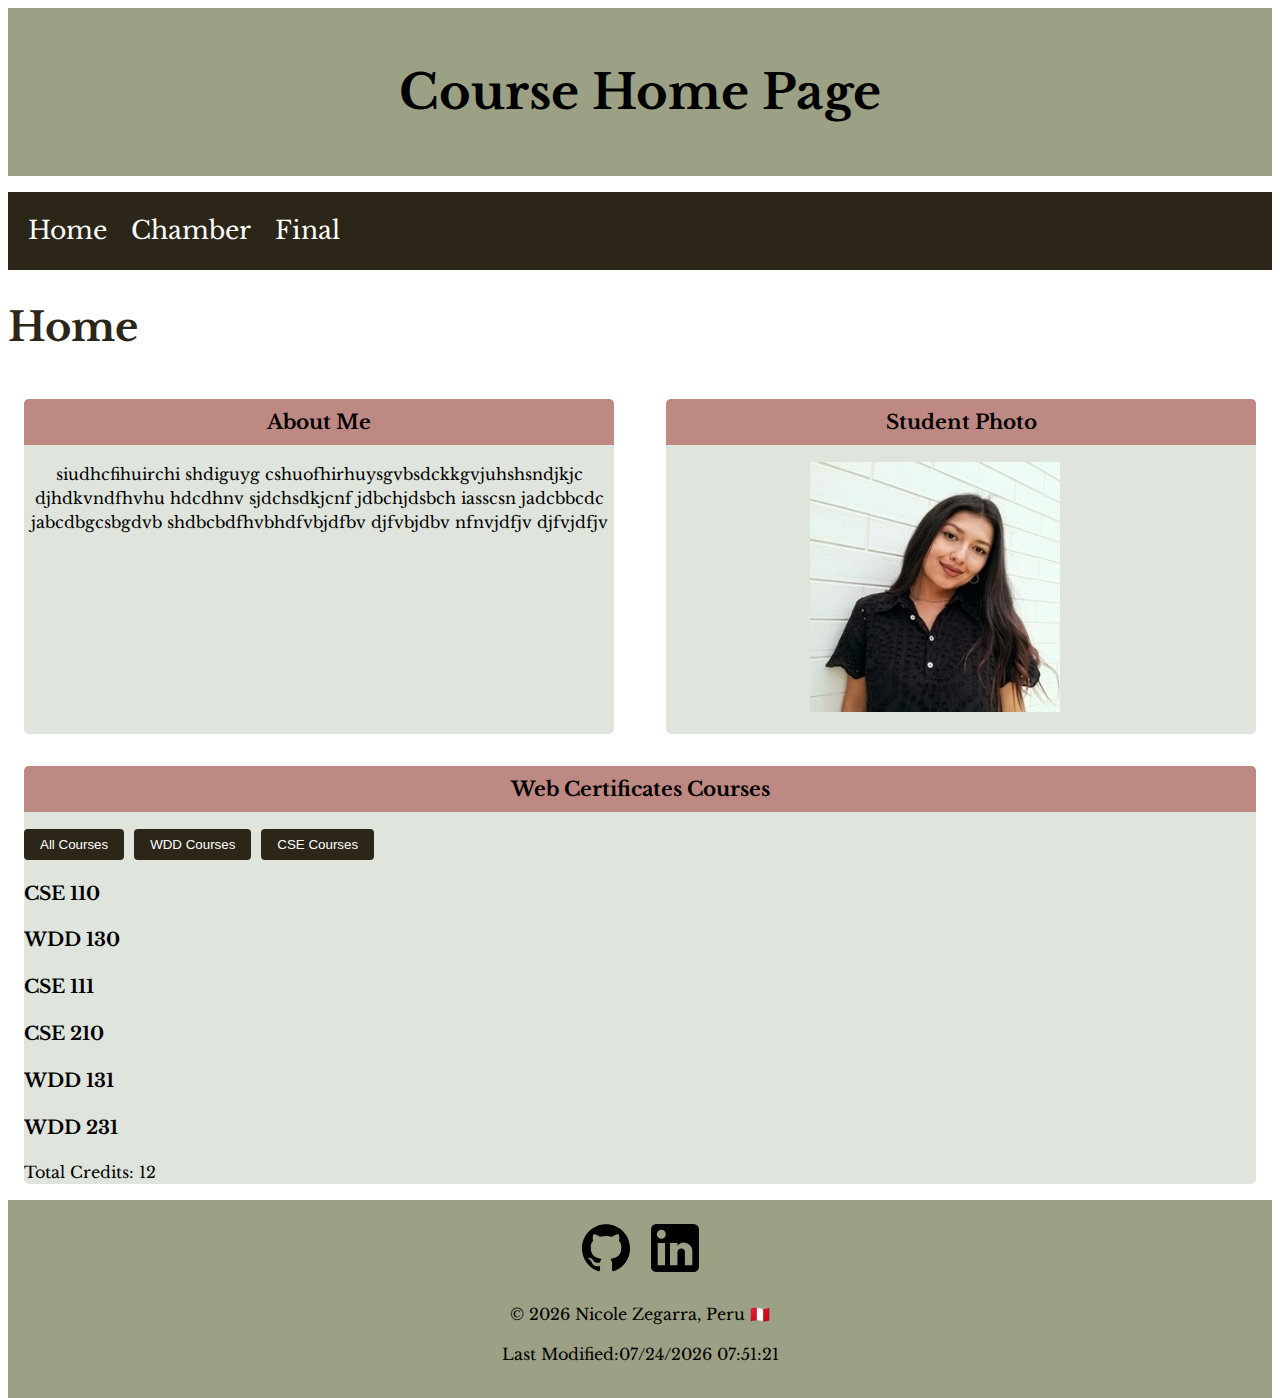
<file: index.html>
<!DOCTYPE html>
<html lang="en-US"> 
    <head>
        <meta charset="utf-8">
        <meta name="viewport" content="width=device-width, initial-scale=1">
        <title>Course Home Page</title>
        <meta name="description" content="Nicole Zegarra's course assignment portal from WDD 231 - Web Frontend Development I">
        <meta name="author" content="Nicole Zegarra">
        <meta property="og:title" content="Nicole's Home Page">
        <meta property="og:type" content="website">
        <meta property="og:image" content="https://4.bp.blogspot.com/-6x39_N4aZT8/UfgOerwv4mI/AAAAAAAACiw/vy1N-PtUgV0/s1600/huanuco.jpg">
        <meta property="og:url" content="https://nicolezeg.github.io/wdd230/index.html">
        <link rel="stylesheet" href="styles/base.css">
        <link rel="stylesheet" href="styles/larger.css">
        <link rel="preconnect" href="https://fonts.googleapis.com">
        <link rel="preconnect" href="https://fonts.gstatic.com" crossorigin>
        <link href="https://fonts.googleapis.com/css2?family=Libre+Baskerville:ital,wght@0,400;0,700;1,400&display=swap" rel="stylesheet">
        <link rel="icon" href="favicon01.ico">
        <script src="scripts/get-dates.js" defer=""></script>
        <script src="scripts/hamburger-button.js" defer=""></script>
        <script src="scripts/courses.js" defer=""></script>

    </head>
    <body>
        <header>
            <h1>Course Home Page</h1>
        </header>
        <button id="menu"></button>
        <nav>
            <ul class="navigation">
                <li><a href="index.html">Home</a></li>
                <li><a href="#">Chamber</a></li>
                <li><a href="#">Final</a></li>
            </ul>
        </nav>
        <main>
            <h1>Home</h1>
            <div class="me-block">
                <section>
                    <h2>About Me</h2>
                    <p>siudhcfihuirchi shdiguyg cshuofhirhuysgvbsdckkgvjuhshsndjkjc djhdkvndfhvhu hdcdhnv sjdchsdkjcnf jdbchjdsbch iasscsn jadcbbcdc jabcdbgcsbgdvb shdbcbdfhvbhdfvbjdfbv djfvbjdbv nfnvjdfjv djfvjdfjv</p>
                </section>
                <section>
                    <h2>Student Photo</h2> 
                    <img src="images/profileimage.jpg" alt="Photo Profile" width="250" height="250">
                    <p></p>
                </section>
            </div>
            <section>
                <h2>Web Certificates Courses</h2>
                <div class="button-container">
                    <button onclick="displayCourses('all')">All Courses</button>
                    <button onclick="displayCourses('WDD')">WDD Courses</button>
                    <button onclick="displayCourses('CSE')">CSE Courses</button>
                </div>
                <div id="course-list"></div>
                <div id="total-credits"></div>
                
            </section>
        </main>
        <footer>
            <div class="social-links">
                <a href="https://github.com/nicolezeg/wdd231" target="_blank"><img src="images/github_git_icon_145985.svg" alt="GitHub Profile"></a>
                <a href="https://www.linkedin.com/in/nicole-zegarra-2500a0253/" target="_blank"><img src="images/linkedin_icon_135436.svg" alt="LinkedIn Profile"></a>
            </div>

            <p>&copy; <span id="currentYear"></span> Nicole Zegarra, Peru <span id="peruvianFlag"></span> 🇵🇪</p>
            <p><span id="lastModified"></span></p>
        </footer>
    </body>
</html>
</file>
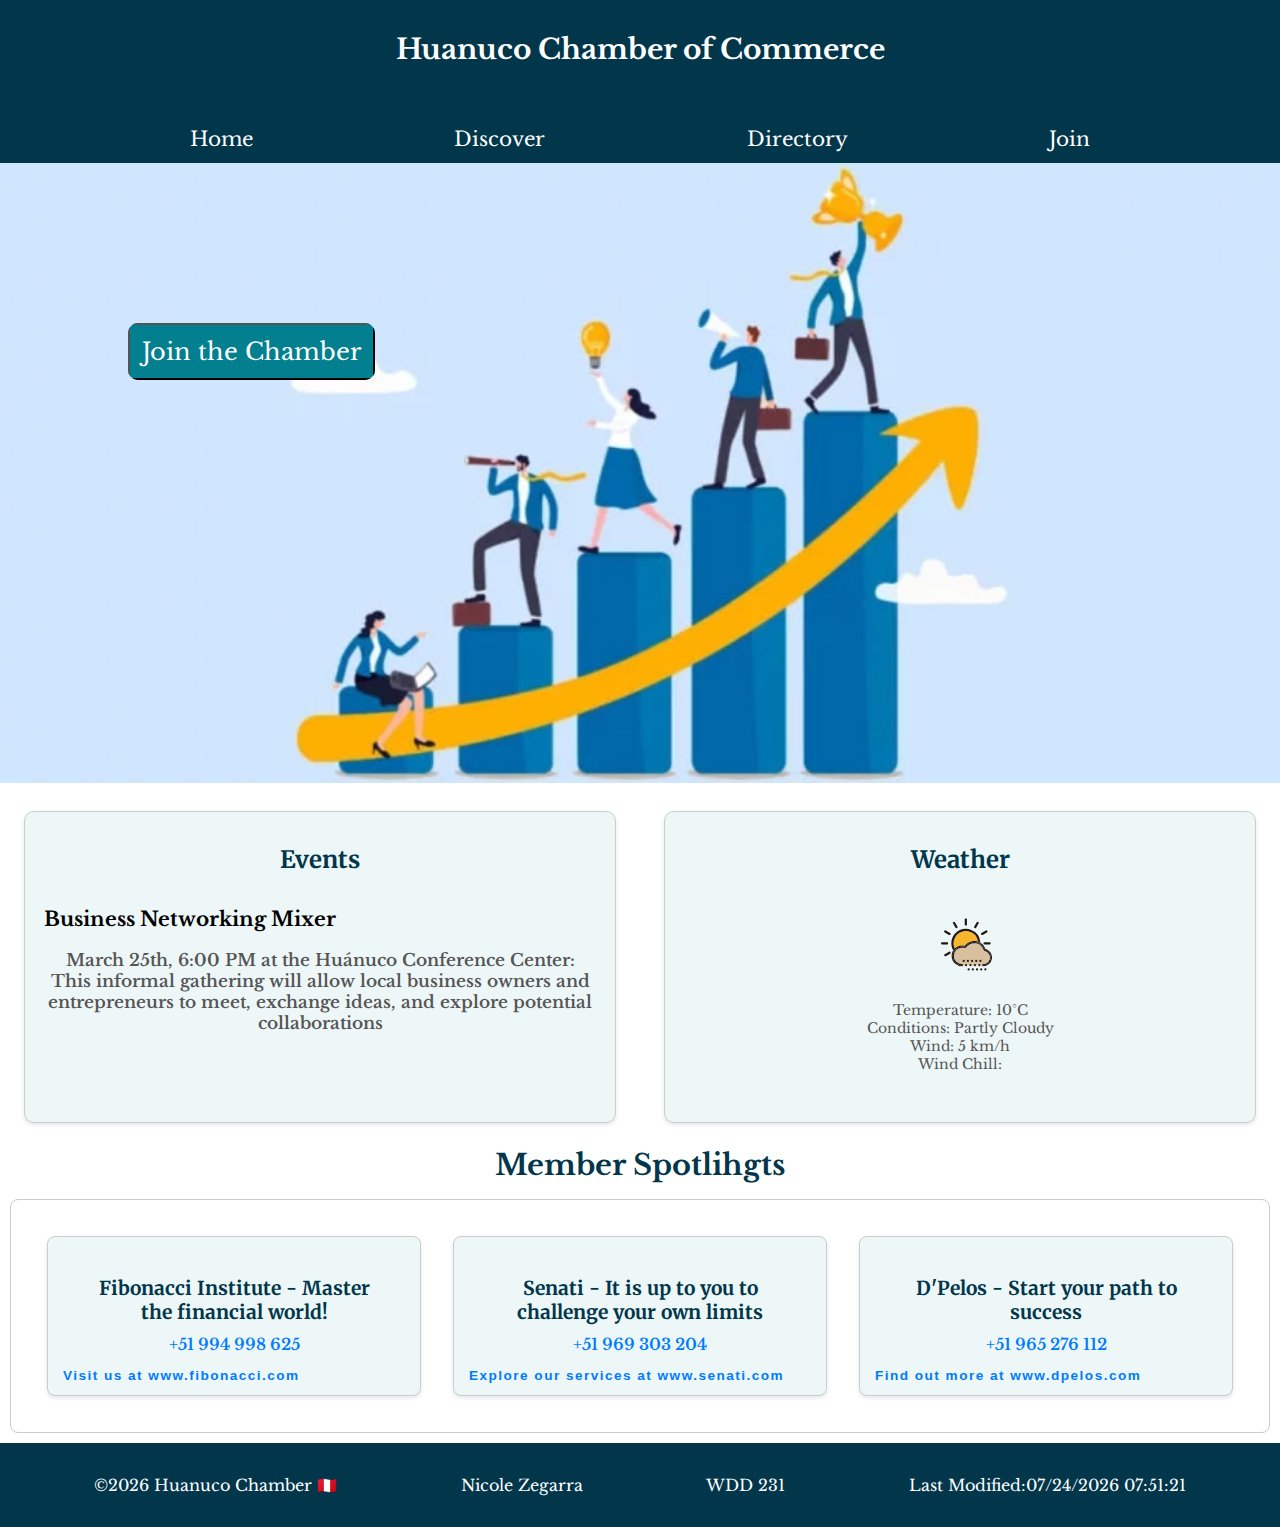
<file: chamber/index.html>
<!DOCTYPE html>
<html lang="en">
<head>
    <meta charset="UTF-8">
    <meta name="viewport" content="width=device-width, initial-scale=1.0">
    <title>Huanuco Chamber of Commerce - WDD 231 - Web Frontend Development</title>
    <meta name="description" content="Nicole Zegarra's chamber website project assignment from WDD 230 - Web Frontend Development">
    <meta name="author" content="Nicole Zegarra">
    <meta property="og:title" content="Nicole's Chamber Website Project">
    <meta property="og:type" content="website">
    <meta property="og:image" content="https://4.bp.blogspot.com/-6x39_N4aZT8/UfgOerwv4mI/AAAAAAAACiw/vy1N-PtUgV0/s1600/huanuco.jpg">
    <meta property="og:url" content="https://nicolezeg.github.io/wdd230/chamber/index.html">
    <link rel="icon" href="favicon02.ico">
    <link rel="stylesheet" href="styles/base.css">
    <link rel="stylesheet" href="styles/large.css">
    <link rel="preconnect" href="https://fonts.googleapis.com">
    <link rel="preconnect" href="https://fonts.gstatic.com" crossorigin>
    <link href="https://fonts.googleapis.com/css2?family=Libre+Baskerville:ital,wght@0,400;0,700;1,400&display=swap" rel="stylesheet">
    <script src="scripts/ham-button.js" defer=""></script>
    <script src="scripts/get-dates.js" defer=""></script>
    <script src="scripts/places.js" type="module"></script>

</head>
<body>
    <header>
        <h1>Huanuco Chamber of Commerce</h1>
    </header>
    <button id="menu"></button>
    <nav>
        <ul class="navigation">
            <li><a href="index.html">Home</a></li>
            <li><a href="discover.html">Discover</a></li>
            <li><a href="directory.html">Directory</a></li>
            <li><a href="join.html">Join</a></li>
        </ul>
    </nav>
    <main>
        <div class="call-to-action">
        <button type="join"><a href="#"></a>Join the Chamber</button>
        </div>
        <picture class="hero">
            <img src="images/boost-business1.webp" alt="hero image">
        </picture>

        <div class="container">
        <section class="card">
            <h2>Events</h2>
            <h3>Business Networking Mixer</h3>
            <p>March 25th, 6:00 PM at the Huánuco Conference Center: This informal gathering will allow local business owners and entrepreneurs to meet, exchange ideas, and explore potential collaborations</p>
        </section>
        <section class="card">
            <h2>Weather</h2>
            <div class="weather-icon">
                <img src="images/sandstorm_sun_icon.png" alt="Sunny" width="50" height="50" class="desktop">
                <img src="images/partly-cloudy-icon.svg" alt="Weather Icon" class="mobile"/>
            </div>
            <ul class="info-weather">
                <li>Temperature: 10°C</li>
                <li>Conditions: Partly Cloudy</li>
                <li>Wind: 5 km/h</li>
                <li id="wind-chill"> Wind Chill: </li>
            </ul>
        </div>
        </section>
        <h1>Member Spotlihgts</h1>
        <section id="company-spotlights">
            <div class="spotlight">
              <h2>Fibonacci Institute - Master the financial world!</h2>
              <p>+51 994 998 625</p>
              <a href="https://institutofibonacci.edu.pe/" target="_blank">Visit us at www.fibonacci.com</a>
            </div>
            
            <div class="spotlight">
              <h2>Senati - It is up to you to challenge your own limits</h2>
              <p>+51 969 303 204</p>
              <a href="https://www.senati.edu.pe/" target="_blank">Explore our services at www.senati.com</a>
            </div>
            
            <div class="spotlight">
              <h2>D'Pelos - Start your path to success</h2>
              <p>+51 965 276 112</p>
              <a href="http://www.dpelos.com" target="_blank">Find out more at www.dpelos.com</a>
            </div>
          </section>

    </main>
    <footer>
        <p>&copy;<span id="currentYear"></span> Huanuco Chamber <span id="peruvianFlag"></span> 🇵🇪</p>
        <p>Nicole Zegarra</p>
        <p>WDD 231</p>
        <p><span id="lastModified"></span></p>
    </footer>
</body>
</html>
</file>
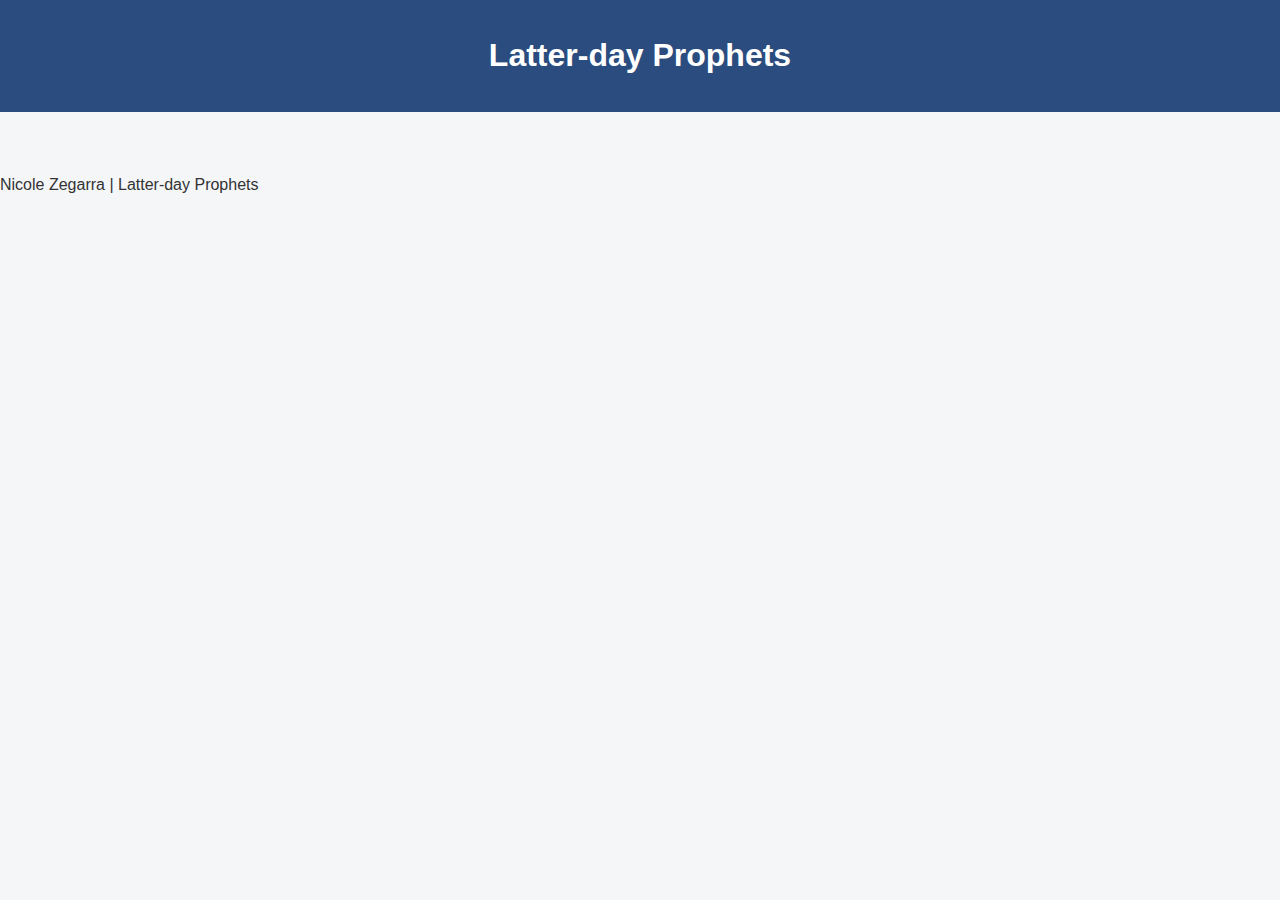
<file: prophets.html>
<!DOCTYPE html>
<html lang="en">
<head>
    <meta charset="UTF-8">
    <meta name="viewport" content="width=device-width, initial-scale=1.0">
    <title>Prophets</title>
    <meta name="description" content="">
    <meta name="author" content="Nicole Zegarra">
    <link rel="stylesheet" href="styles/prophets.css">
    <script src="scripts/prophets.js" defer=""></script>
</head>
<body>
    <header>
        <h1>Latter-day Prophets</h1>
      </header>
      <main>
        <div id="cards" class="grid"></div>
      </main>
      <footer>
        Nicole Zegarra | Latter-day Prophets
      </footer>   
</body>
</html>
</file>
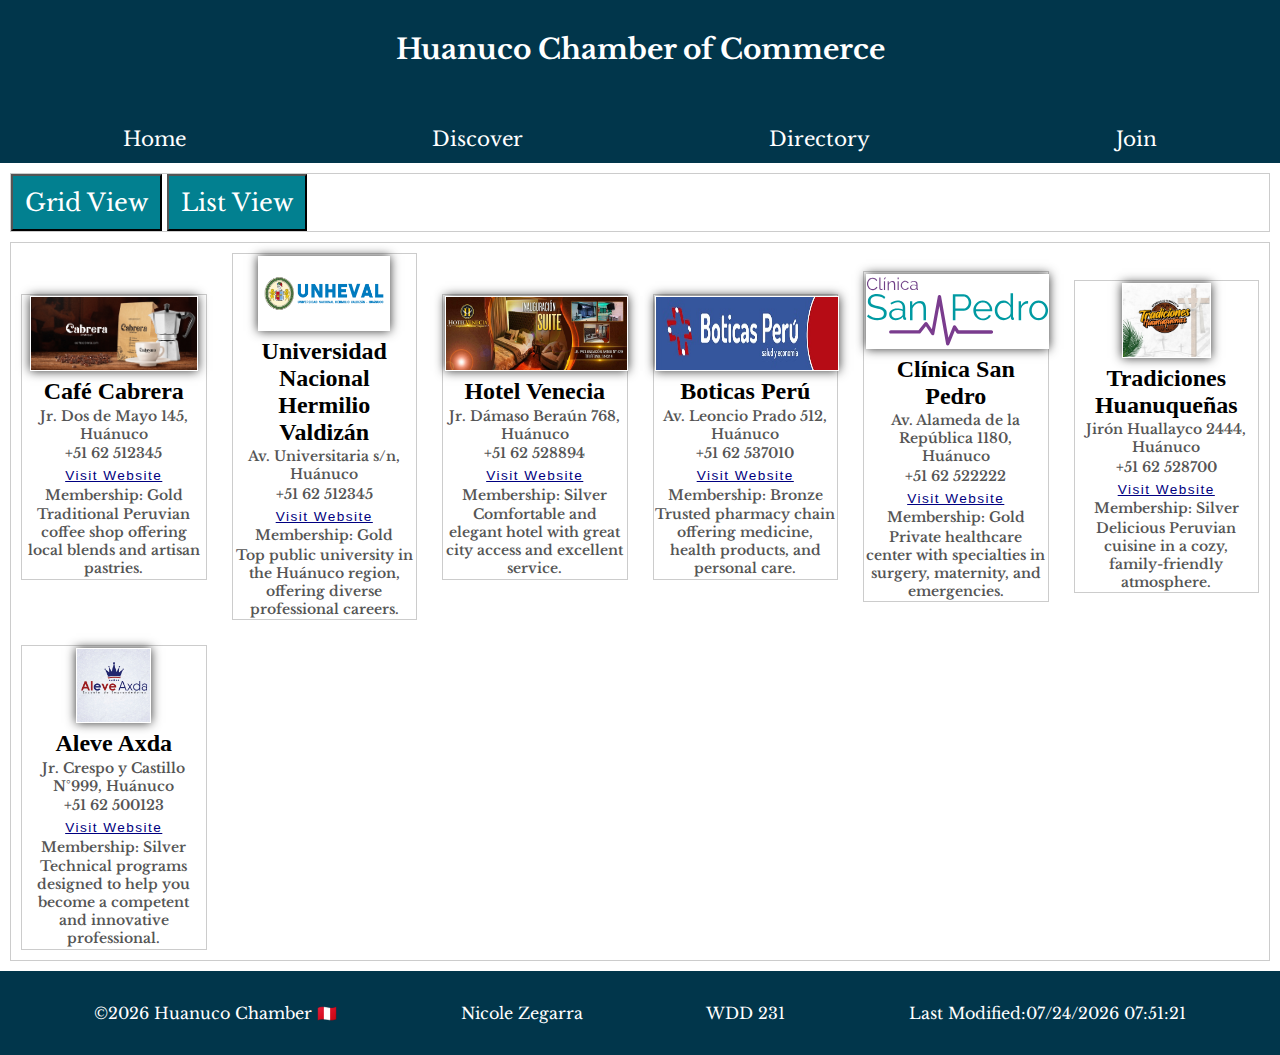
<file: chamber/directory.html>
<!DOCTYPE html>
<html lang="en">
<head>
    <meta charset="UTF-8">
    <meta name="viewport" content="width=device-width, initial-scale=1.0">
    <title>Huanuco Chamber of Commerce Directory Page</title>
    <meta name="description" content="The chamber directory page lists all current members of the chamber of commerce in a responsive layout. View members by business type, contact details, and membership level in grid or list view.">
    <meta name="author" content="Nicole Zegarra">
    <meta property="facebook:title" content="Nicole's Chamber Website Project">
    <meta property="facebook:type" content="website">
    <meta property="facebook:image" content="https://4.bp.blogspot.com/-6x39_N4aZT8/UfgOerwv4mI/AAAAAAAACiw/vy1N-PtUgV0/s1600/huanuco.jpg">
    <meta property="facebook:url" content="https://nicolezeg.github.io/wdd230/chamber/index.html">
    <link rel="icon" href="favicon02.ico">
    <link rel="stylesheet" href="styles/base.css">
    <link rel="stylesheet" href="styles/large.css">
    <script src="scripts/hamButton.js" defer=""></script>
    <script src="scripts/getDates.js" defer=""></script>
    <script src="scripts/directory.js" defer=""
    ></script>
</head>
<body>
    <header>
        <h1>Huanuco Chamber of Commerce</h1>
    </header>
    <button id="menu"></button>
    <nav>
        <ul class="navigation">
            <a href="index.html">Home</a>
            <a href="#">Discover</a>
            <a href="directory.html">Directory</a>
            <a href="join.html">Join</a>
        </ul>
    </nav>
    <main>
        <main>
            <section class="directory-controls">
              <button id="gridView">Grid View</button>
              <button id="listView">List View</button>
            </section>
            <section id="memberDirectory" class="grid"></section>
          </main>          
    </main>
    <footer>
        <p>&copy;<span id="currentYear"></span> Huanuco Chamber <span id="peruvianFlag"></span> 🇵🇪</p>
        <p>Nicole Zegarra</p>
        <p>WDD 231</p>
        <p><span id="lastModified"></span></p>
    </footer>
</body>
</html>
</file>
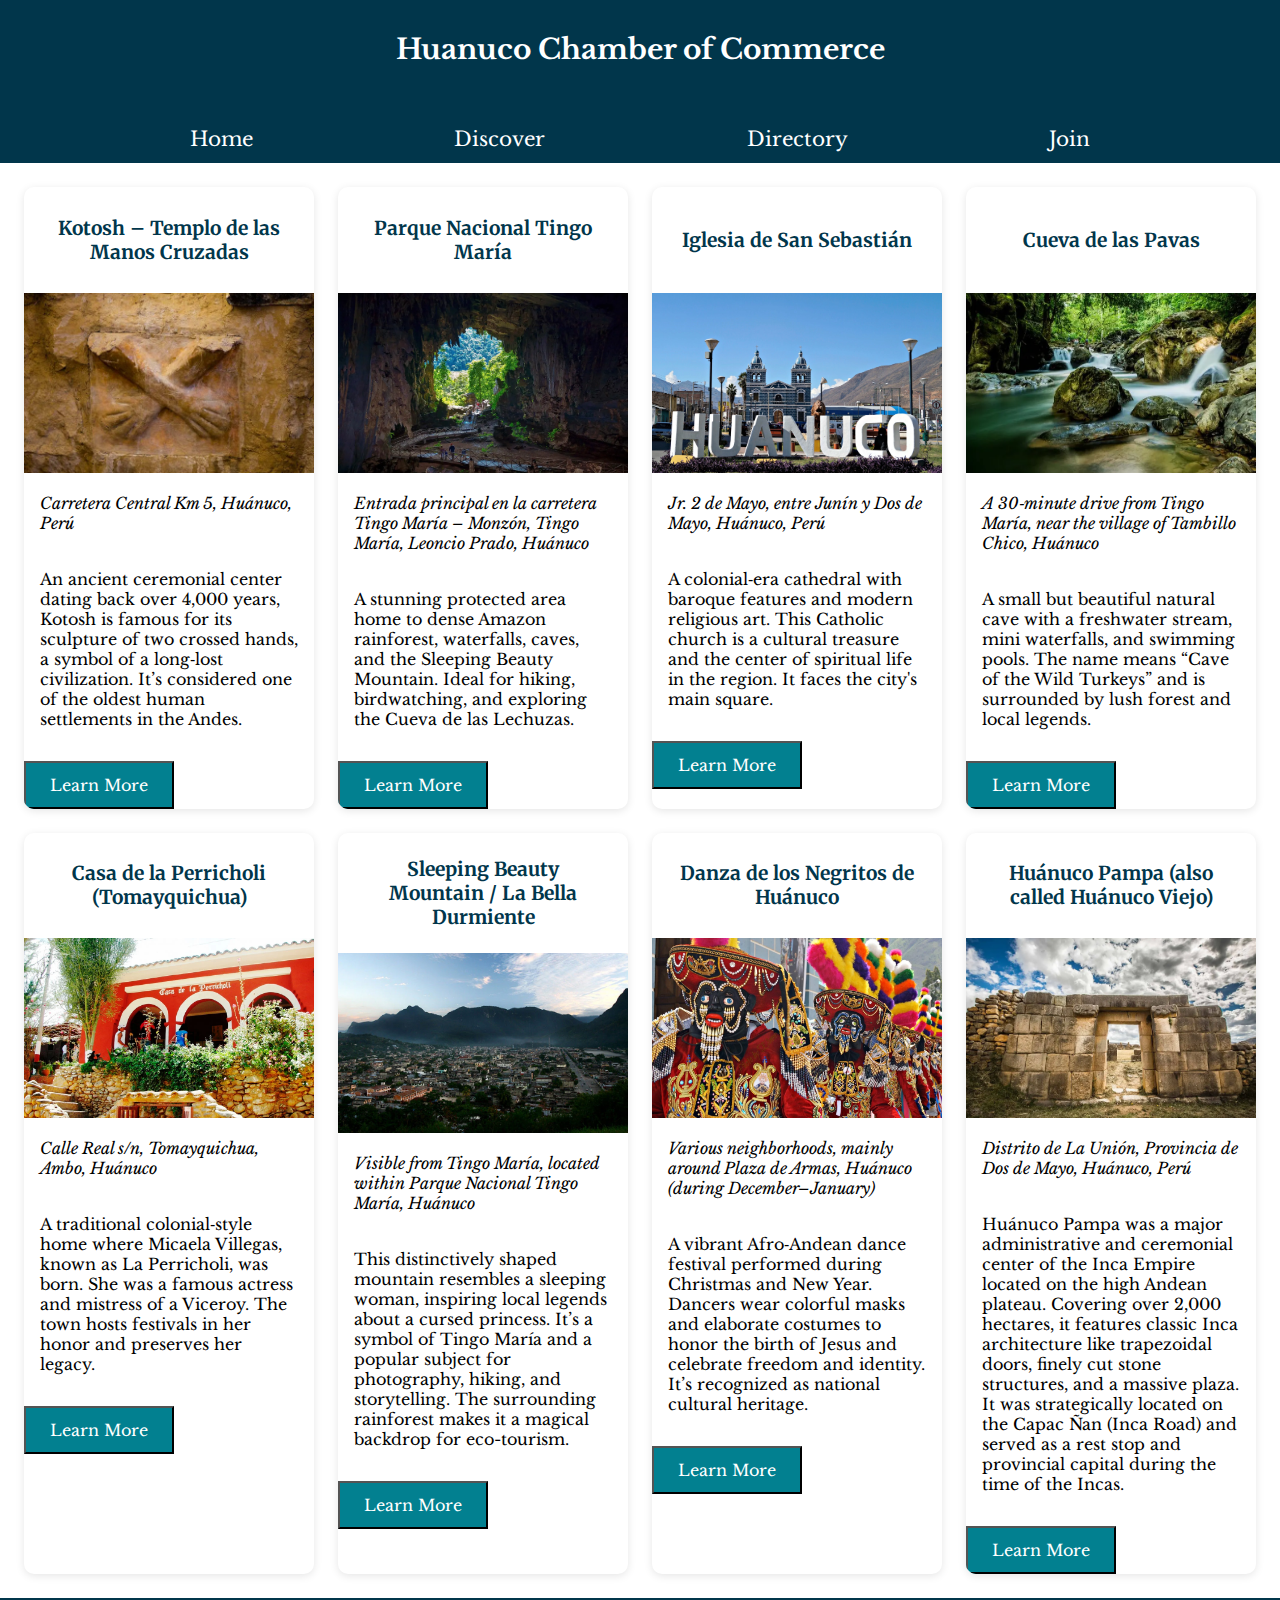
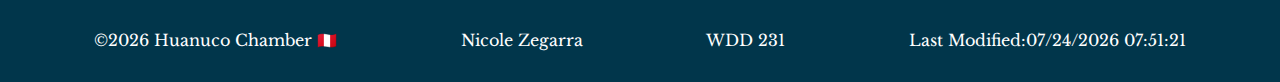
<file: chamber/discover.html>
<!DOCTYPE html>
<html lang="en">
<head>
    <meta charset="UTF-8">
    <meta name="viewport" content="width=device-width, initial-scale=1.0">
    <title>Huanuco Chamber of Commerce Discover Page</title>
    <meta name="description" content="Nicole Zegarra's chamber website project assignment from WDD 230 - Web Frontend Development">
    <meta name="author" content="Nicole Zegarra">
    <meta property="og:title" content="Nicole's Chamber Website Project">
    <meta property="og:type" content="website">
    <meta property="og:image" content="https://4.bp.blogspot.com/-6x39_N4aZT8/UfgOerwv4mI/AAAAAAAACiw/vy1N-PtUgV0/s1600/huanuco.jpg">
    <meta property="og:url" content="https://nicolezeg.github.io/wdd230/chamber/index.html">
    <link rel="icon" href="favicon02.ico">
    <link rel="stylesheet" href="styles/base.css">
    <link rel="stylesheet" href="styles/large.css">
    <link rel="preconnect" href="https://fonts.googleapis.com">
    <link rel="preconnect" href="https://fonts.gstatic.com" crossorigin>
    <link href="https://fonts.googleapis.com/css2?family=Libre+Baskerville:ital,wght@0,400;0,700;1,400&display=swap" rel="stylesheet">
    <script src="scripts/ham-button.js" defer=""></script>
    <script src="scripts/get-dates.js" defer=""></script>
    <script src="scripts/places.js" type="module"></script>

</head>
<body>
    <header>
        <h1>Huanuco Chamber of Commerce</h1>
    </header>
    <button id="menu"></button>
    <nav>
        <ul class="navigation">
            <li><a href="index.html">Home</a></li>
            <li><a href="discover.html">Discover</a></li>
            <li><a href="directory.html">Directory</a></li>
            <li><a href="join.html">Join</a></li>
        </ul>
    </nav>
    <main class="grid-container" id="places-container"></main>
    <footer>
        <p>&copy;<span id="currentYear"></span> Huanuco Chamber <span id="peruvianFlag"></span> 🇵🇪</p>
        <p>Nicole Zegarra</p>
        <p>WDD 231</p>
        <p><span id="lastModified"></span></p>
    </footer>
</body>
</html>
</file>
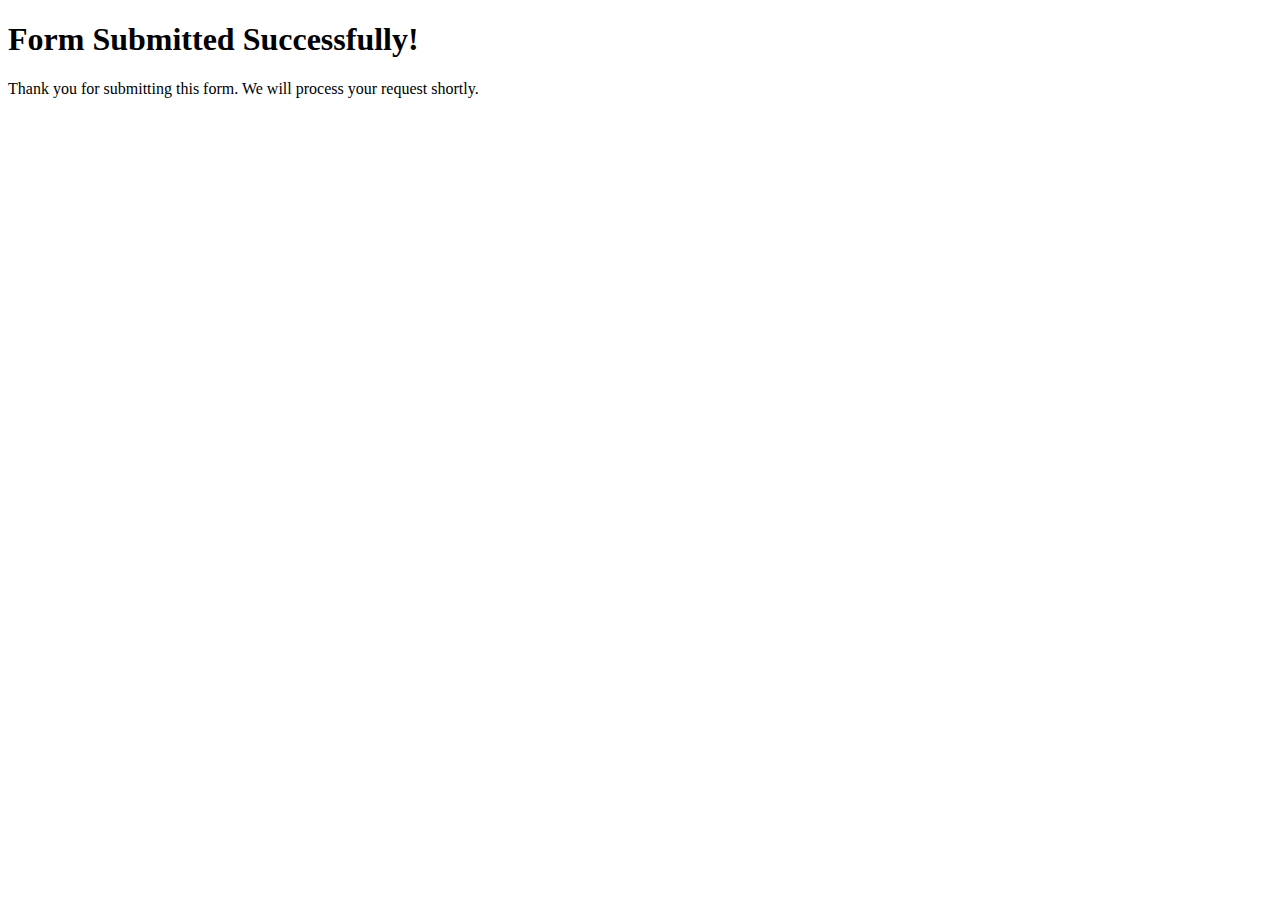
<file: chamber/thankyou.html>
<!DOCTYPE html>
<html lang="en">
<head>
    <meta charset="UTF-8">
    <meta name="viewport" content="width=device-width, initial-scale=1.0">
    <title>Form Submitted</title>
</head>
<body>
    <h1>Form Submitted Successfully!</h1>
    <p>Thank you for submitting this form. We will process your request shortly.</p>
</body>
</html>
</file>
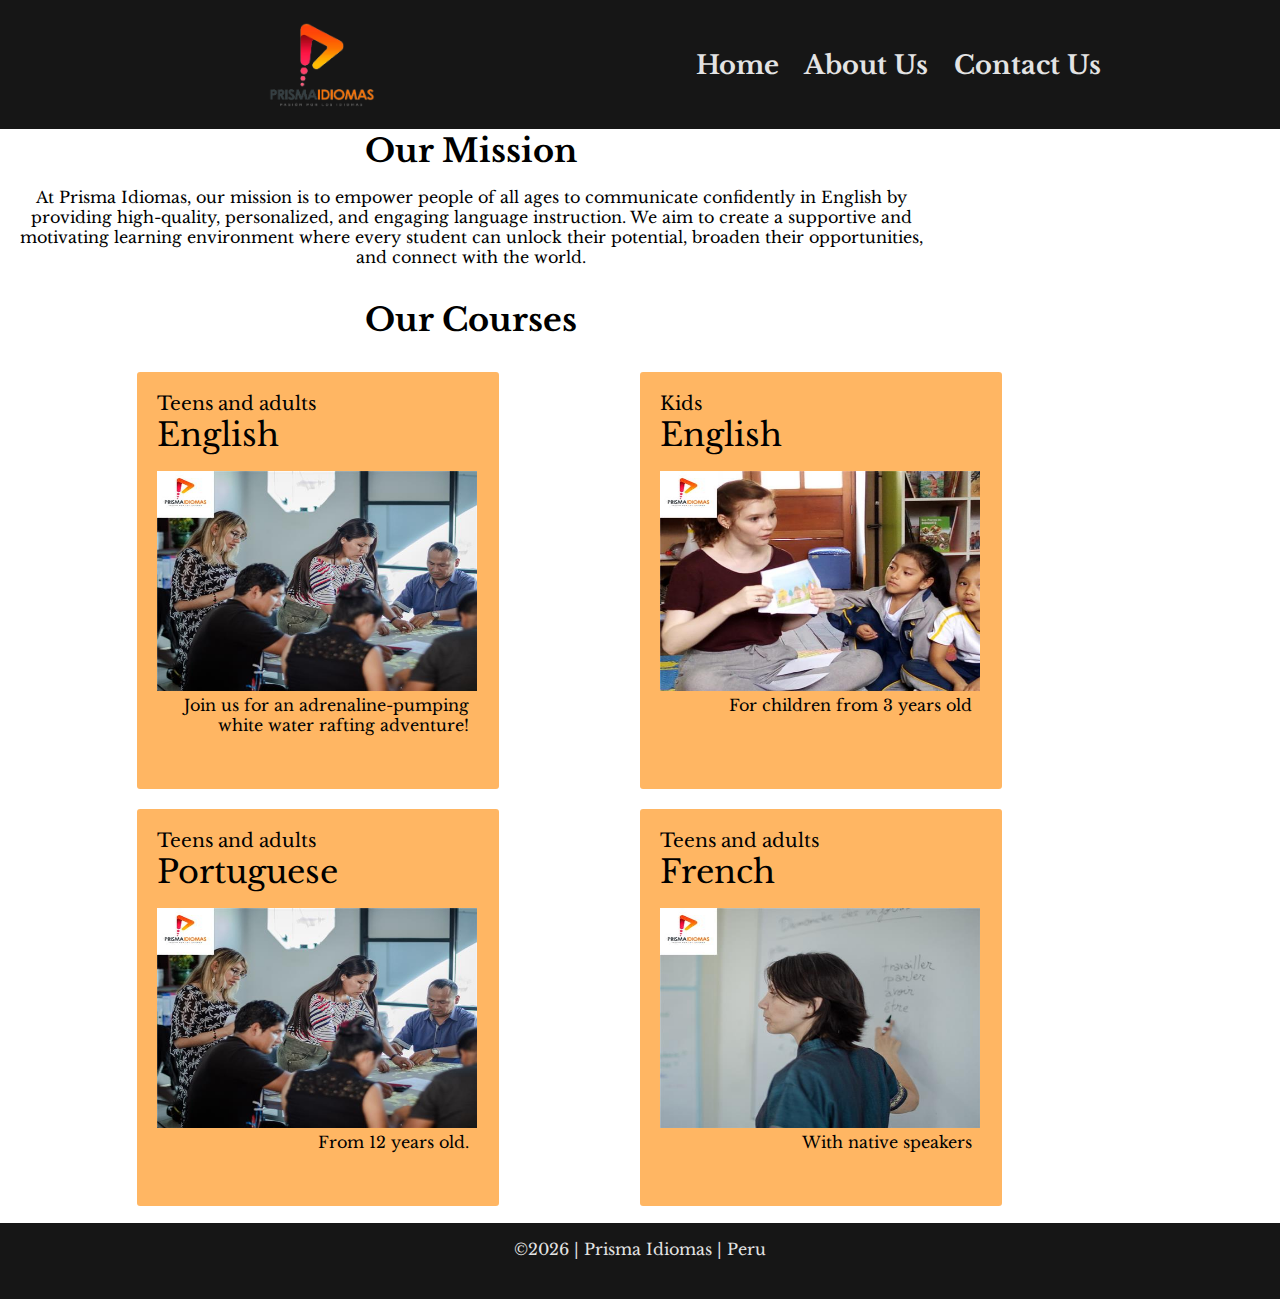
<file: finalproject/about.html>
<!DOCTYPE html>
<html lang="en">
    <head>
        <meta charset="UTF-8">
        <meta name="viewport" content="width=device-width, initial-scale=1.0">
        <title>About Us | Prisma Idiomas</title>
        <meta name="Description" content="This page is about a Languages Institute">
        <meta name="Author" content="Nicole Zegarra">
        <link rel="stylesheet" href="styles/project.css">
        <link rel="stylesheet" href="styles/project-large.css">
        <link rel="preconnect" href="https://fonts.googleapis.com">
        <link rel="preconnect" href="https://fonts.gstatic.com" crossorigin>
        <link href="https://fonts.googleapis.com/css2?family=Libre+Baskerville:ital,wght@0,400;0,700;1,400&display=swap" rel="stylesheet">
        <link rel="icon" href="images/favicon.png">        
        <script src="script/project.js" defer></script>
    </head>
    <body>
        <header>
            <img src="images/logo.png" alt="Institute Logo">
            <button id="menu"></button>

            <nav class="navigation wrap">
                <a href="index.html">Home</a>
                <a href="about.html">About Us</a>
                <a href="contact.html">Contact Us</a>
            </nav>
        </header>
        <main>
            <div>
            <section>
              <h2>Our Mission</h2>
              <p>At Prisma Idiomas, our mission is to empower people of all ages to communicate confidently in English by providing high-quality, personalized, and engaging language instruction. We aim to create a supportive and motivating learning environment where every student can unlock their potential, broaden their opportunities, and connect with the world.</p>
            </section>
            </div>
            <h2>Our Courses</h2>
            <div class="grid-container">
                <div class="grid-item">
                  <figure>
                    <h3>Teens and adults</h3>
                    <h2>English</h2>
                    <img src="images/adults.jpg" alt="Image 1">
                    <p>Join us for an adrenaline-pumping white water rafting adventure!</p>
                  </figure>
                </div>
                <div class="grid-item">
                  <figure>
                    <h3>Kids</h3>
                    <h2>English</h2>
                    <img src="images/kids.jpg" alt="Image 2">
                    <p>For children from 3 years old </p>
                  </figure>
                </div>
                <div class="grid-item">
                  <figure>
                    <h3>Teens and adults</h3>
                    <h2>Portuguese</h2>
                    <img src="images/adults.jpg" alt="Image 2">
                    <p>From 12 years old.</p>
                  </figure>
                </div>
                <div class="grid-item">
                    <figure>
                      <h3>Teens and adults</h3>
                      <h2>French</h2>
                      <img src="images/teacher.jpg" alt="Image 2">
                      <p>With native speakers</p>
                    </figure>
                  </div>
              </div>
        </main>
    </body>
    <footer>
        <p> &copy;<span id="currentyear"></span> | Prisma Idiomas | Peru </p>
    </footer>

</html>
</file>
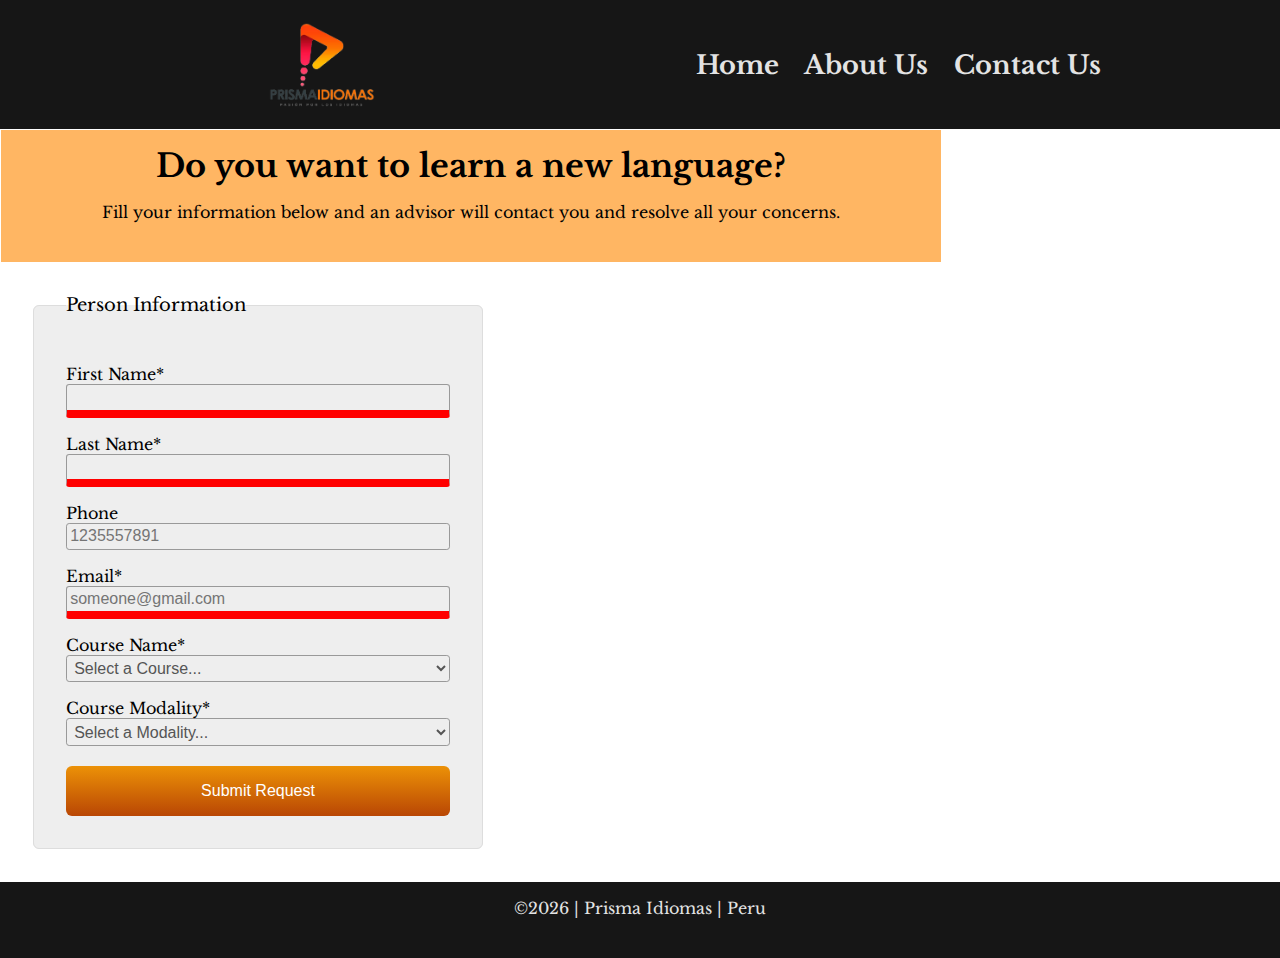
<file: finalproject/contact.html>
<!DOCTYPE html>
<html lang="en">
    <head>
        <meta charset="UTF-8">
        <meta name="viewport" content="width=device-width, initial-scale=1.0">
        <title>Contact Us | Prisma Idiomas</title>
        <meta name="Description" content="This part of the page contains the contact information of our Institution besides a form where people can subscribe for classes.">
        <meta name="Author" content="Nicole Zegarra">
        <link rel="stylesheet" href="styles/project.css">
        <link rel="stylesheet" href="styles/project-large.css">
        <link rel="preconnect" href="https://fonts.googleapis.com">
        <link rel="preconnect" href="https://fonts.gstatic.com" crossorigin>
        <link href="https://fonts.googleapis.com/css2?family=Libre+Baskerville:ital,wght@0,400;0,700;1,400&display=swap" rel="stylesheet">
        <link rel="icon" href="images/favicon.png">      
        <script src="script/project.js" defer></script>
    </head>
    <body>
        <header>
            <img src="images/logo.png" alt="Institute Logo">
            <button id="menu"></button>

            <nav class="navigation wrap">
                <a href="index.html">Home</a>
                <a href="about.html">About Us</a>
                <a href="contact.html">Contact Us</a>
            </nav>
        </header>

        <main>
            <div class="rectangle">
                <h2>Do you want to learn a new language?</h2>
                <p>Fill your information below and an advisor will contact you and resolve all your concerns.</p>
            </div>

            <form method="get" action="info-request.html" class="rinfo">

                <fieldset>
                    <legend>Person Information</legend>
                    <label>First Name* <input type="text" name="fname" required></label>
                    <label>Last Name* <input type="text" name="lname" required></label>
                    <label>Phone <input type="tel" name="phone" placeholder="1235557891"></label>
                    <label>Email* <input type="email" name="email" placeholder="someone@gmail.com" required></label>

                    <label>Course Name*
                        <select id="course-select" class="option" required>
                            <option value="" >Select a Course... </option>
                        </select>
                    </label>

                    <label>Course Modality*
                        <select id="product-select" class="option" required>
                            <option value="" >Select a Modality... </option>
                            <option value="on-campus">On-Campus</option>
                            <option value="online">Online</option>
                        </select>
                    </label>

                    <input type="submit" value="Submit Request">
    
                </fieldset>
            </form>
        </main>

    </body>
    <footer>
        <p> &copy;<span id="currentyear"></span> | Prisma Idiomas | Peru </p>
    </footer>
</html>
</file>
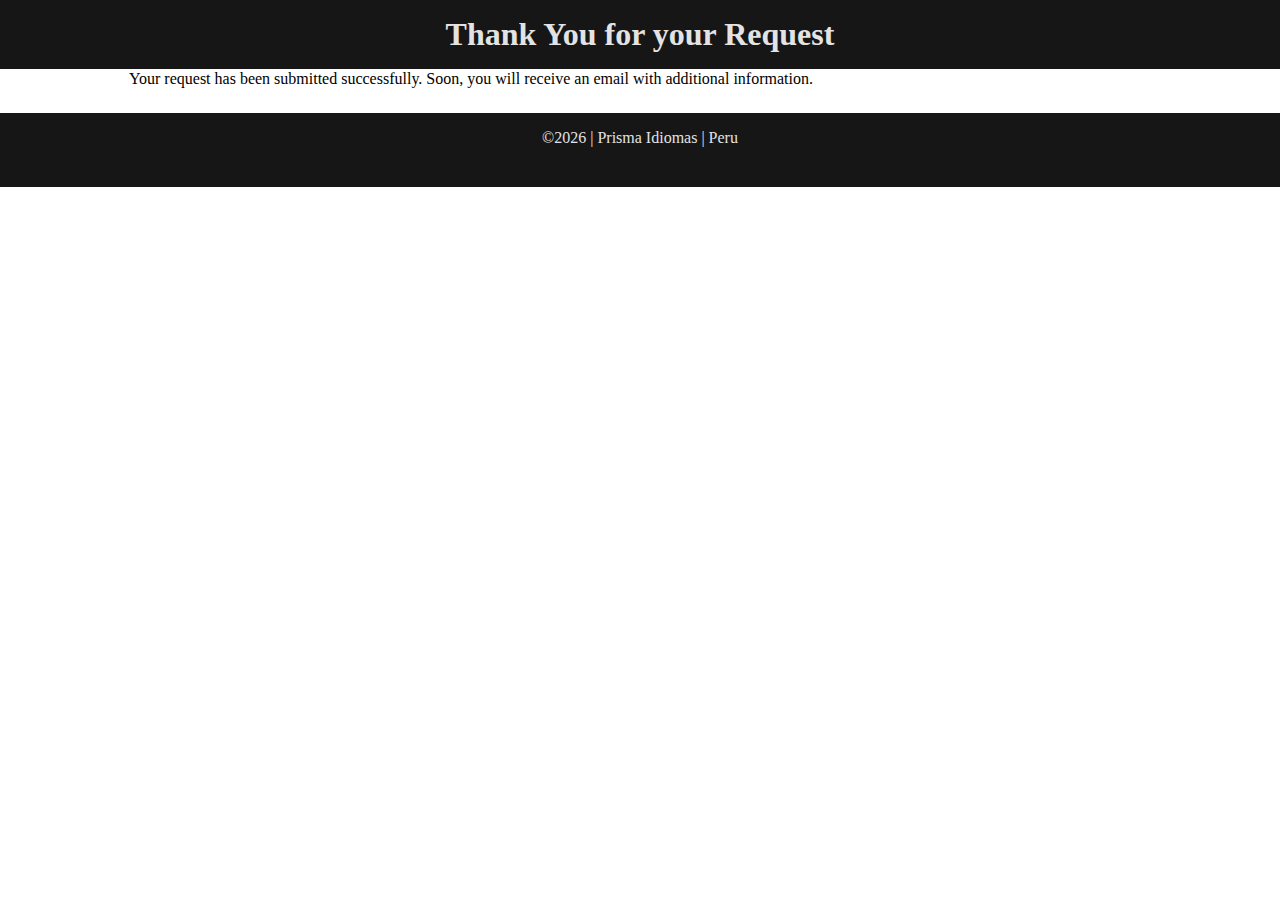
<file: finalproject/info-request.html>
<!doctype html>
<html lang="en-US">
    <head>
        <meta charset="utf-8">
        <meta name="viewport" content="width=device-width,initial-scale=1.0">
        <meta name="description" content="Requesting Information">
        <meta name="author" content="Nicole Zegarra">      
        <title>Request Sent</title>   
        <!-- STYLE SHEETS -->
        <!-- phone-default -->
        <link href="styles/project.css" rel="stylesheet">
        <!-- enhance-desktop -->
        <link href="styles/project-large.css" rel="stylesheet">

        <script src="script/project.js" defer></script>
    </head>

    <body>
    <!-- HEADER HERE -->
    	<header>
        <h1>Thank You for your Request</h1>
        </header>
        
    <!-- CONTENT HERE -->
        <main>
            <p>Your request has been submitted successfully. Soon, you will receive an email with additional information.</p>

        </main>
        
    <!-- FOOTER HERE -->     
        <footer>
            <p> &copy;<span id="currentyear"></span> | Prisma Idiomas | Peru </p>
        </footer>  
    </body>
</html>
</file>
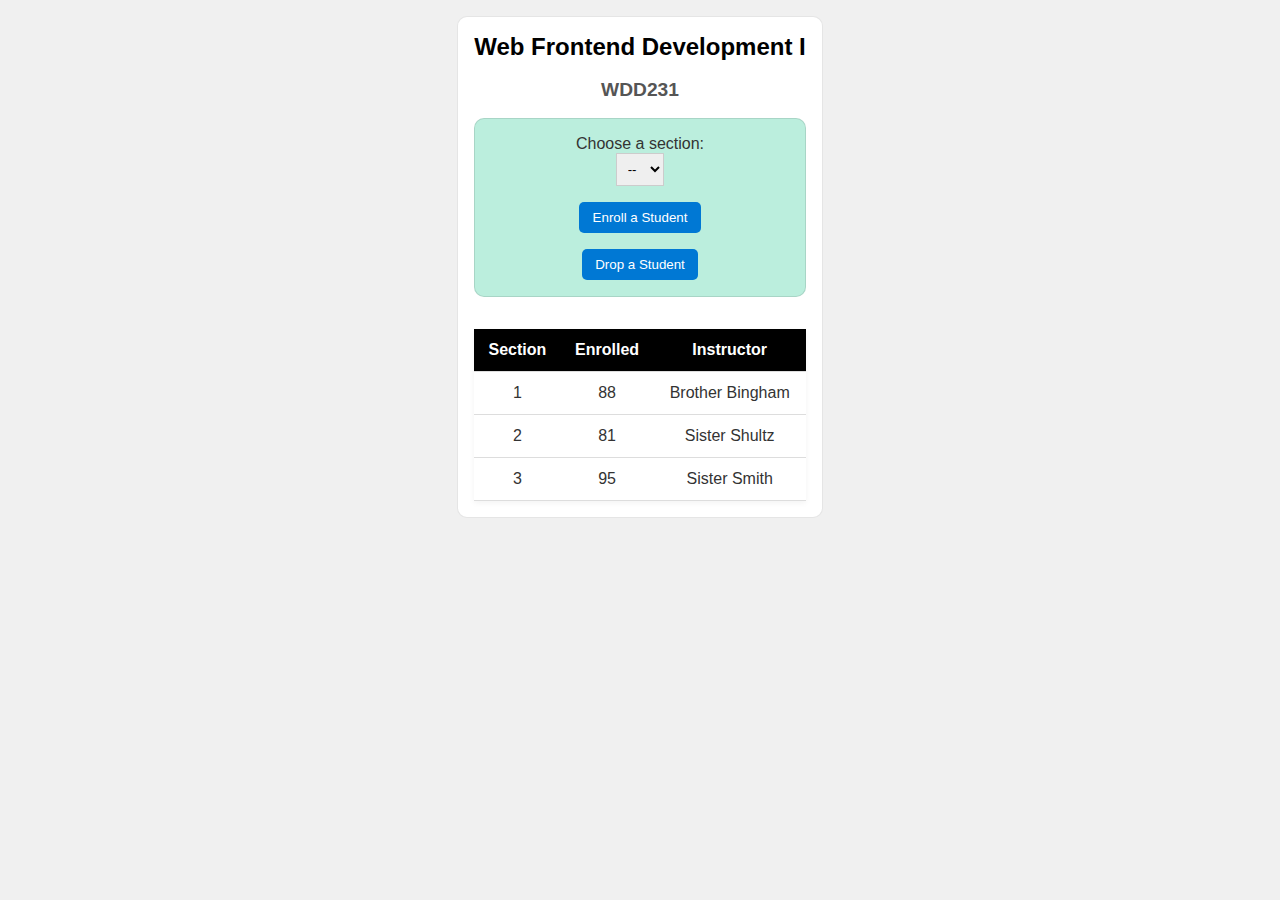
<file: week03/modules.html>
<!DOCTYPE html>
<html lang="en">

<head>
  <meta charset="UTF-8">
  <meta name="viewport" content="width=device-width, initial-scale=1.0">
  <title>Modules Example: Course and Sections</title>
  <link rel="stylesheet" href="styles/modules.css">
  <script src="scripts/modules.js" defer></script>
</head>

<body>
  <main>
  <h1 id="courseName"></h1>
  <h2 id="courseCode"></h2>

  <div id="enrollment">
    <p>Choose a section:</p>
    <select id="sectionNumber">
      <option value="0" disabled selected>--</option>
    </select>
    <button id="enrollStudent">Enroll a Student</button>
    <button id="dropStudent">Drop a Student</button>
  </div>

  <table>
    <thead>
      <tr>
        <th>Section</th>
        <th>Enrolled</th>
        <th>Instructor</th>
      </tr>
    </thead>
    <tbody id="sections"></tbody>
  </table>
  </main>
</body>

</html>
</file>
<file: styles/base.css>
:root {
    --primary-color: #9CA185;
    --secondary-color: #9D564D;
    --accent-color: #BE8983;
    --dark-color: #2C2618;
    --light-color: #DFE4DD;

}

body {
    font-family: "Libre Baskerville", serif;
    font-weight: 400;
    height: 100vh;
    line-height: 1.5;
}

header {
    background: var(--primary-color);
    padding: 1rem;
}

header img {
    width: 15%;
    height: 15%;
    margin-left: 5rem;
    float: inline-start;
}

header h1 {
    font-size: 48px;
    text-align: start;
}

#mode {
	position: absolute;
	top: 3rem;
	right: 1rem;
	font-size: 3rem;
	cursor: pointer;
	font-size: 2rem;
}

/* menu */
#menu {
	font-size: 1.5rem;
	border: 0;
	background: none;
	color: var(--dark-color);
 	position: fixed;
	top: 10px;
	right: 10px;
}

#menu::before {
	content: "☰";
}

#menu.open::before {
	content: "✖️";
}

.navigation {
    list-style: none;
    display: flex;
    padding: 0.5rem;
    background-color: var(--dark-color);
    flex-direction: column;    
}  

.navigation a {
    display: none;
    color: white;
    padding: 0.75rem;
    text-decoration: none;
    text-align: center;
    font-size: 25px;
}
.navigation a:hover {
    background-color: rgb(82, 71, 64);
}

.open a {
	display: block;
}

/* Main */
main h1 {
    color: var(--dark-color);
    text-align: start;
    font-size: 40px;
}  

section h2 {
    padding: 0.5rem;
    background-color: var(--accent-color);
    text-align: center;
    font-size: 20px;
    margin-top: 0%;
}

section {
    background-color: var(--light-color);
    margin: 1rem;
    border: var(--light-color);
    border-radius: 5px;
    overflow: hidden;
}
.me-block {
    display: grid;
    grid-template-columns: 1fr 1fr; 
    gap: 20px;
}
.me-block img {
    align-items: center;
}
p {
    text-align: center;
}
/*Button*/
.button-container {
    margin-bottom: 20px;
    display: flex;
    gap: 10px;
}
.button-container button {
    padding: 8px 16px;
    background-color: var(--dark-color);
    color: white;
    border: none;
    border-radius: 4px;
    cursor: pointer;
}
.button-container button:hover {
    background-color: var(--secondary-color);
}

footer {
    text-align: center;
    background-color: var(--primary-color);
    padding: 1rem;
}

.social-links img {
    width: 4rem;
}
</file>
<file: styles/larger.css>
@media screen and (min-width: 768px) {

    header img {
        width: 10%;
        height: 10%;
        margin-left: 10rem;
    }
    header h1 {
        text-align: center;
    }
	#menu {
		display: none; /* hide hamburger button */
	}
    .navigation {
        flex-direction: row;
        padding: 0.5rem;
    }
    .navigation a {
        display: block;
        flex: 1 1 auto;  /* difference between auto and 100% flex-basis - turn on link borders to view */
    }
    
    .me-block {
        display: grid;
        grid-template-columns: 1fr 1fr; 
        gap: 20px;
    }
    .me-block img {
        margin-left: 9rem;
    }
}
</file>
<file: chamber/styles/base.css>
@import url('https://fonts.googleapis.com/css2?family=Libre+Baskerville:ital,wght@0,400;0,700;1,400&family=Merriweather:ital,opsz,wght@0,18..144,300..900;1,18..144,300..900&display=swap');
:root {
    --primary-color: rgb(1, 54, 75);
    --secondary-color: #028090ff;
    --dark-accent-color: #00a896ff;
    --light-accent-color: #02c39aff;
    --neutral-color: rgb(237, 247, 248);
}

* {
    margin: 0;
    padding: 0;
    box-sizing: border-box;
    font-family: 'Libre Baskerville', sans-serif;
}

h1 {
    font-size: 4rem;
    font-weight: 700;
    margin-bottom: 1rem;
}

h2 {
    font-family: 'Merriweather', serif;
    font-size: 1.5rem;
    font-weight: 700;
    margin-bottom: 1rem;
}

header {
    background-color: var(--primary-color);
    color: white;
    text-align: center;
    padding: 2rem 0;
}

header h1 {
    font-size: 28px;
    font-weight: 700;
}

/* Menu */
#menu {
	font-size: 1.5rem;
	border: 0;
	background: none;
	color: white;
 	position: fixed;
	top: 25px;
	left: 30px;
}

#menu::before {
	content: "☰";
}

#menu.open::before {
	content: "✖️";
}

.navigation {
    list-style: none;
    display: flex;
    background-color: var(--primary-color);
    flex-direction: column;
    justify-content: space-evenly;
}  

.navigation a {
    display: none;
    color: white;
    padding: 0.75rem;
    text-decoration: none;
    text-align: center;
    font-size: 20px;
}
.navigation a:hover {
    background-color: var(--dark-accent-color);
}

.open a {
	display: block;
}

/* call to action */
.call-to-action {
    position: absolute;
    margin-left: 3rem;
    margin-top: 3rem;
    border-radius: 10px;
    overflow: hidden;
}

button {
    background-color: var(--secondary-color);
    color: white;
    padding: 0.75rem;
    font-size: medium;
}

/* Hero image */
.hero img {
    width: 100%;
    height: 100%;
    object-fit: cover;
}

/* Sections */
.container {
    display: flex;
    flex-direction: column; /* Default to a single column layout */
}

.card h2 {
    padding: 0.5rem 0;
    background-color: var(--neutral-color);
    text-align: center;
    font-size: 1.5em;
}

.card {
    background-color: var(--neutral-color);
    margin: 1.5rem;
    border: 1px solid rgb(204, 204, 204);
    border-radius: 10px;
    overflow: hidden;
    box-shadow: 0 2px 4px rgba(0, 0, 0, 0.1);
}

.card h3 {
    margin: 1.2rem;
    font-size: 20px;
}
.card p {
    margin: 1.2rem;
    font-size: 17px;
}

main h1 {
    text-align: center;
    font-size: 1.8em;
    color: var(--primary-color);
}
.weather-icon {
    width: 15%;
    height: 15%;
    margin-left: 16rem;
}
.desktop {
    display: none;
}
  
.info-weather {
    text-align: center;
    padding: 1rem;
    list-style: none;
    font-size: 17px
}

#company-spotlights {
    display: flex;
    flex-direction: column;
    padding: 20px;
    /*background-color: #f4f4f4;*/
    background-color: white;
    border-radius: 8px;
}

.spotlight {
    margin-bottom: 20px;
    padding: 15px;
    /*background-color: #ffffff;*/
    background-color: var(--neutral-color);
    border-radius: 8px;
    border: 1px solid rgb(204, 204, 204);
    box-shadow: 0 2px 4px rgba(0, 0, 0, 0.1);
}  

.spotlight h2 {
    font-size: 1.2em;
    margin-bottom: 10px;
}  

.spotlight p {
    font-size: 1em;
    margin-bottom: 10px;
    color: #007bff;
}  

.spotlight a {
    color: #007bff;
    text-decoration: none;
    font-weight: bold;
    text-align: center;
}  

/* Main form container */
.form {
    display: flex;
    flex-direction: column;
}

/* Form title */
main h2 {
    text-align: center;
    color: var(--primary-color);
    margin: 1.5rem;
}

/* Form field styles */
form {
    display: flex;
    flex-direction: column;
    padding: 1rem;
    margin: 1rem;
    background-color: white;
    border-radius: var(--border-radius);
    box-shadow: 0 2px 10px rgba(0, 0, 0, 0.1);
}

/* Label styles */
label {
    font-weight: bold;
    margin-bottom: var(--label-spacing);
}

/* Input fields */
input[type="text"],
input[type="password"],
input[type="email"],
input[type="range"] {
    padding: var(--input-padding);
    border: 1px solid #ccc;
    border-radius: var(--border-radius);
    font-size: 1rem;
    width: 100%;
    margin-bottom: 0.5em;
}

input[type="text"],
input[type="email"],
input[type="tel"],
select,
textarea {
    width: 100%;
    padding: 8px;
    margin-top: 4px;
    box-sizing: border-box;
    font-size: 1rem;
}

/* Button styling */
button[type="submit"] {
    background-color: var(--primary-color);
    color: white;
    padding: 1em;
    border: none;
    border-radius: var(--border-radius);
    font-size: 1.2rem;
    cursor: pointer;
    width: 100%;
    transition: background-color 0.3s ease;
}

button[type="submit"]:hover {
    background-color: #45a049;
}

/*Directory page*/
.grid {
	display: grid;
	grid-template-columns: repeat(auto-fit, minmax(200px, 1fr));
	grid-gap: 5px;
	align-items: center;
}

.grid section {
	text-align: center;
}

.grid img {
	border: 1px solid #fff;
	box-shadow: 0 0 10px #333;
}

.grid section > * {
	margin: 0.1rem;
}

.grid h3 {
	font-family: "Caveat", cursive;
}

.list {
	display: flex;
	flex-direction: column;
}

.list section {
	display: grid;
	grid-template-columns: 2fr 1fr 1fr;
	margin: 0;
	padding: 0.25rem;
}

.list section > * {
	margin: 0 1rem;
}

.list section img {
	display: none; /* smaller viewports only */
}

.list section h3 {
	font-size: 1rem;
	font-family: Roboto, Helvetica, sans-serif;
}

.list section:nth-child(even) {
	background-color: var(--neutral-color);
}

section h3 {
	font-size: 1.5rem;
}

section p {
	font-weight: 600;
	font-size: smaller;
}

section a {
	font-family: "Roboto", Arial, sans-serif;
	font-size: 0.85rem;
	color: navy;
	letter-spacing: 1.1pt;
}

img {
	height: 75px;
	max-width: 100%; /* Images are jerks - Seattle*/
}
/* Membership Benefit */
.benefits {
    margin: 2rem;
}
.membership-benefit {
    padding: 2rem;
    margin: 2rem;
    background-color: var(--neutral-color);
    border-radius: var(--border-radius);
    box-shadow: 0 2px 10px rgba(0, 0, 0, 0.1);
    transition: transform 0.3s ease, background-color 0.3s ease;

}
.membership-benefit h3 {
    margin-bottom: 1.5rem;
}
.membership-benefit:hover {
  transform: scale(1.07); /* Scale up on hover */
  background-color: #b0e2e7; /* Change background color on hover */
}

/*Discover Page*/
.grid-container {
  display: grid;
  grid-template-columns: repeat(auto-fit, minmax(280px, 1fr));
  gap: 1.5rem;
  padding: 1.5rem;
}

.place-card {
  background: white;
  border-radius: 10px;
  box-shadow: 0 2px 8px rgba(0,0,0,0.1);
  overflow: hidden;
  transition: transform 0.2s ease;
}

.place-card:hover {
  transform: translateY(-5px);
}

.place-card img {
  width: 100%;
  height: 180px;
  object-fit: cover;
}

.place-card-content {
  padding: 1rem;
}

.place-card h2 {
  font-size: 1.2rem;
  min-height: 3em;
  font-weight: bold;
  display: flex;
  align-items: center;
  justify-content: center;
}

.place-card address {
    padding: 1rem;
}

.place-card p {
  margin: 0.25rem 0;
  padding: 1rem;
}

.place-card button {
    display: flex;
    justify-content: center;
    margin-top: 1rem; 
    padding: 0.75rem 1.5rem;
    font-size: 1rem;
    cursor: pointer;
}

/*Footer*/
footer {
    text-align: center;
    background-color: var(--primary-color);
    padding: 2rem;
    color: white;
}
</file>
<file: chamber/styles/large.css>
@media screen and (min-width: 768px) {

    header img {
        width: 10%;
        height: 10%;
        margin-left: 10rem;
    }
    header h1 {
        text-align: center;
    }
	#menu {
		display: none; /* hide hamburger button */
	}
    .navigation {
        flex-direction: row;
    }
    .navigation a {
        display: block;
        flex: 1 1 auto;  /* difference between auto and 100% flex-basis - turn on link borders to view */
    }

    .call-to-action {
        margin-left: 8rem;
        margin-top: 10rem;
    }
    button {
        font-size: 1.5em;
    }
    .hero img {
        width: 100%;
        height: 100%;
        object-fit: cover;
    }
    .container {
        flex-direction: row; /* Switch to two-column layout on larger screens */
    }
    .card {
        flex: 40%; /* Each card takes up 40% of the width, leaving some space between them */
    }
    .weather-icon {
        width: 15%;
        height: 15%;
        margin-left: 16.5rem;
    }
    .desktop {
        display: contents;
    }
    .info-weather {
        margin-top: 2rem
    }
    #company-spotlights {
        flex-direction: row;
    }
    .spotlight {
        width: 400px;  /* Fixed width */
        height: 160px; 
        margin: 1rem;
    }
    /*Discover css*/
    .discover-container {
        display: flex;
      }
      
    .sidebar {
        width: 25%;
        padding: 20px;
        background-color: #f4f4f4;
    }
    section {
        flex-direction: column;
        border: 1px solid rgb(204, 204, 204);
        margin: 10px;
    }
    section h3 {
        margin-top: 10px;
    }
    
    section p, li {
        font-size: 14px;
        color: #555;
        text-align: center;
    }
    footer {
        display: flex;
        flex-direction: row;
        justify-content: space-around;
    }
    /* Member Level Benefits */
    .form {
        display: flex;
        flex-direction: row;
    }

    form {
        margin: 2rem;
        padding: 2rem;
        background-color: white;
        border-radius: var(--border-radius);
        box-shadow: 0 2px 10px rgba(0, 0, 0, 0.1);
    }

    /* Membership */
    .benefits {
        margin: 2rem;
    }
    .membership-benefit {
        text-align: left;
        max-width: 600px;
        margin: 2rem;
        background-color: var(--neutral-color);
        border-radius: var(--border-radius);
        box-shadow: 0 2px 10px rgba(0, 0, 0, 0.1);
    }
    .membership-benefit h3 {
        margin-bottom: 1.5rem;
    }
    
}
</file>
<file: styles/prophets.css>
/*General Page Styles*/
body {
    font-family: 'Segoe UI', Tahoma, Geneva, Verdana, sans-serif;
    margin: 0;
    padding: 0;
    background-color: #f4f6f8;
    color: #333;
}
  
header {
    background-color: #2b4c7e;
    color: white;
    padding: 1rem;
    text-align: center;
}  
    
/*Grid Layout*/
.grid {
    display: grid;
    grid-template-columns: repeat(auto-fit, minmax(280px, 1fr));
    gap: 1.5rem;
    padding: 2rem;
    max-width: 1200px;
    margin: auto;
}  
  
/*Card Styles*/
.grid section {
    background-color: white;
    border-radius: 8px;
    box-shadow: 0 4px 12px rgba(0,0,0,0.1);
    padding: 1rem;
    text-align: center;
    transition: transform 0.2s ease, box-shadow 0.2s ease;
}  
  
.grid section:hover {
    transform: translateY(-5px);
    box-shadow: 0 6px 16px rgba(0,0,0,0.15);
}  
  
.grid h2 {
    font-size: 1.25rem;
    margin-bottom: 0.75rem;
}

.grid img {
  max-width: 100%;
  height: auto;
  border-radius: 4px;
}

.grid p {
    color: gray;
    font-size: small;
}
</file>
<file: finalproject/styles/project.css>
* {
  margin: 0;
  padding: 0;
  box-sizing: border-box;
}

:root {
  --primary-color: #161616;
  --second-color: #e3e3e3;
  --accent1-color: rgb(236, 84, 24);
  --accent2-color: rgba(255, 136, 0, 0.61);
}

body {
  font-family: "Libre Baskerville", serif;
}

header {
  display: flex;
  flex-direction: column;
  align-items: center;
  justify-content: space-around;
  background-color: var(--primary-color);
  color: var(--second-color);
  text-align: center;
  align-self: center;
  padding: 1rem;
}

header img {
    width: 120px;
}

/*----Navigation-----*/

#menu {
	font-size: 1.5rem;
	border: 0;
	background: none;
	color: var(--second-color);
}

#menu::before {
	content: "☰";
	cursor: pointer;
}

#menu.open::before {
	content: "✘";
	cursor: pointer;
}

.navigation {
  list-style: none;
  display: flex;
  flex-direction: column;
  align-items: center;
  text-decoration: none;
}
.navigation a {
  display: none;
  padding: 0.8rem;
  text-decoration: none;
  text-align: center;
  font-size: 1.6em;
  color: var(--second-color);
  font-weight: 800;
}
.navigation a:hover {
  background-color: var(--accent1-color);
  color: black;
  text-decoration: underline;
}

.open a{
	display: block;
}
/*------Main------*/

main {
  display: flex;
  flex-direction: column;
  width: 100%;
  max-width: 940px;
  margin: 1px;
  box-sizing: border-box;
}

.grid-container {
  display: grid;
  grid-gap: 1rem;
  padding: 1rem;
}

.grid-item {
  display: grid;
  margin-right: 1px;
  margin-left: 7.5rem;
  background-color: var(--accent2-color);
  border-radius: 3px;
  padding: 1rem;
}

.grid-item figure {
  width: 320px;
  border: none;
}

.grid-item img {
  width: 320px;
  height: 220px;
}

.grid-item h3, .grid-item h2 {
  text-align: left;
  font-weight: 100;
}

.grid-item p {
  text-align: end;
}

.rectangle {
  background-color: var(--accent2-color);
  width: 100%;
  padding: 1rem;
}

h2 {
  margin-bottom: 1rem;
  font-size: xx-large;
  text-align: center;
}

p {
  font-size: medium;
  text-align: center;
  margin-bottom: 1.5rem;
}

/*-----Form Styling------*/

.rinfo fieldset {
    margin: 2rem ;
    border: 1px solid #ddd;
    border-radius: 6px;
    padding: 2rem;
    background-color: #eee;
    max-width: 450px;
}

.rinfo label {
    display: block;
    padding-top: 1rem;
    font-size: medium;
}

.rinfo legend {
    font-size: large;
}

.rinfo input[type='text'],
.rinfo input[type='tel'],
.rinfo input[type='email'],
.rinfo select,
.rinfo input[type='number']
{
    background-color: #eee;
    display: block;
    border: solid 1px #999;
    border-radius: 0.2rem;
    color: #555;
    width: 100%;
    max-width: 400px;
    font-size: medium;
    padding: 0.2rem;
}

.rinfo input:required {
    border-bottom: solid 8px red;
}

.rinfo input:required:valid {
    border-bottom: solid 8px green;
}

.rinfo input[type='submit'] {
    border: none;
    background-image: linear-gradient(#ec9107, #b94604);
    color: #fff;
    border-radius: 6px;
    padding: 1rem;
    width: 100%;
    margin-top: 20px;
    font-size: medium;
}

/*----Footer Part-----*/
footer {
    background-color: var(--primary-color);
    color: var(--second-color);
    padding: 1rem;
    text-align: center;
    font-size: 1.4em;
}
</file>
<file: finalproject/styles/project-large.css>
@media (min-width: 950px) {
    header {
		flex-direction: row;
	}

    header img {
        margin-left: 6rem;
    }
    /*------Hero-----*/
    .hero {
      position: relative;
    }
    .hero img {
      display: block;
      width: 100%;
      height: auto;
    }
    .hero h1 {
      position: absolute;
      top: 5%;
      left: 0;
      right: 0;
      background-color: rgba(0, 0, 0, 0.7);
      color: white;
      opacity: 0.8;
      padding: 15px;
      font-style: normal;
      font-family: 'Bebas Neue';
      font-size: 48px;
    }
    
    .hero article {
      position: absolute;
      top: 35%;
      left: 7%;
      right: 7%;
      background-color: rgba(0, 0, 0, 0.7);
      color: white;
      padding: 20px;
    }
      
    .hero article img {
      width: 200px;
      float: right;
    }
    figure {
        border: thin #c0c0c0 solid;
        display: flex;
        flex-wrap: nowrap;
        flex-direction: row;
        padding: 4px;
        width: 170px;
        margin: 0 10px 10px 0;
        display: inline-block;
    }
    
    figure img {
        width: 160px;
        height: 120px;
    }
      
    figcaption {
        background-color: #222;
        color: #fff;
        font: italic smaller sans-serif;
        padding: 3px;
        text-align: center;
    }
    
    section {
        background-color: rgba(254, 254, 255, 0.418);
        border: #222;
        padding: 1px;
        margin-bottom: 0.5rem;
    }
    .about-images {
        display: flex;
        justify-content: center;
        margin-left: 0.5rem;
    }
	.grid-container {
		display: grid;
		grid-template-columns: repeat(2, 1fr);
		grid-gap: 20px;
	}
    .rectangle {
        background: var(--accent2-color);
        width: 100%;
    }
    #menu {
        display: none;
    }
    .navigation {
        flex-direction: row;
    }
    .navigation a {
        display: block;
        flex: 1 1 auto;
    }

}
</file>
<file: week03/styles/modules.css>
* {
  margin: 0;
  padding: 0;
  box-sizing: border-box;
}

body {
  font-family: Arial, sans-serif;
  background-color: #f0f0f0;
}

main {
  padding: 1rem;
  background-color: #fff;
  color: #333;
  width: fit-content;
  margin: 1rem auto;
  border: 1px solid rgb(0 0 0 / 10%);
  border-radius: 10px;
}

h1 {
  font-size: 1.5rem;
  color: #000;
}

h2 {
  font-size: 1.2rem;
  color: #555;
}

h1,
h2 {
  text-align: center;;
  margin-bottom: 1.1rem;
}

form p {
  margin: .5rem;
  font-weight: bold;
}

#enrollment {
  padding: 1rem 1rem 0 1rem;
  border: 1px solid rgb(0 0 0 / 10%);
  border-radius: 10px;
  background-color: #bed;
  text-align: center;
}

select {
  padding: 0.5em;
  border: 1px solid #ccc;
  width: 3rem;
}

button {
  display: block;
  margin: 1rem auto;
  padding: 0.6em 1em;
  border: none;
  border-radius: 5px;
  background-color: #0078d4;
  color: white;
  cursor: pointer;
}

button:hover {
  background-color: #005fa3;
}

table {
  margin-top: 2rem;
  width: 100%;
  border-collapse: collapse;
  background-color: white;
  box-shadow: 0 2px 6px rgb(0 0 0 / 5%);
}

th,
td {
  padding: 0.75rem;
  text-align: center;
  border-bottom: 1px solid #ddd;
}

th {
  background-color: #000;
  color: white;
  font-weight: bold;
}

tr:hover {
  background-color: #bbb;
}
</file>
